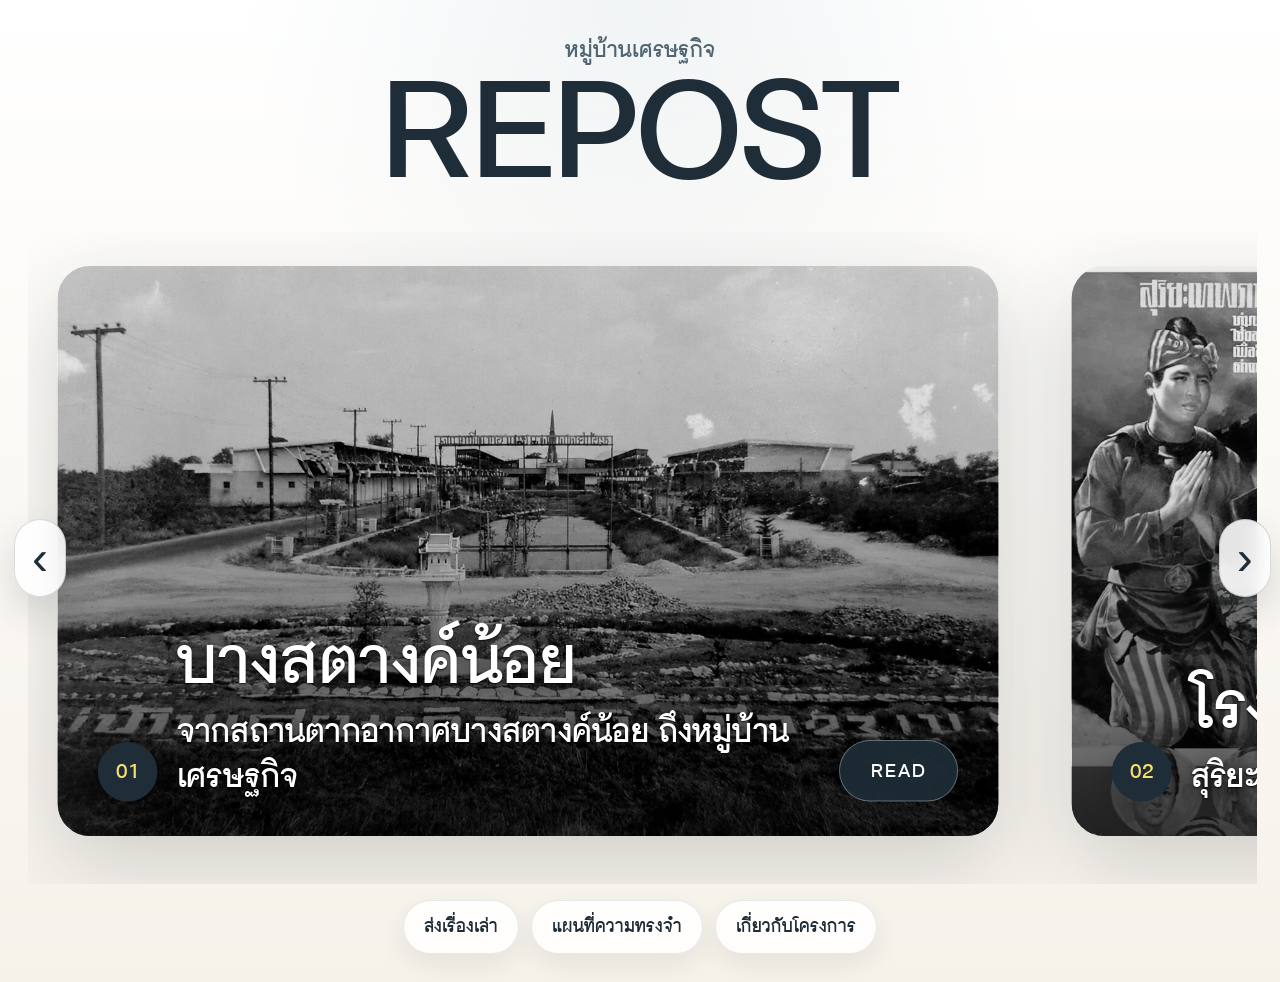
<file: index.html>
<!DOCTYPE html>
<html lang="th">
<head>
  <meta charset="UTF-8" />
  <meta name="viewport" content="width=device-width, initial-scale=1.0" />

  <title>หมู่บ้านเศรษฐกิจ REPOST</title>

  <link rel="stylesheet" href="style.css" />
</head>

<body>

  <main class="app-shell">

    <header class="brand-header">
      <div class="small-title">หมู่บ้านเศรษฐกิจ</div>
      <h1>REPOST</h1>
    </header>

    <section class="story-stage">

      <button class="nav-btn nav-left" onclick="scrollStories(-1)" aria-label="เลื่อนไปซ้าย">‹</button>

      <div class="story-track" id="storyTrack">

        <article class="story-slide">
          <a href="bang-satang-noi.html" class="story-image-link">
            <img src="pic2.svg" alt="บางสตางค์น้อย" />
          </a>

          <div class="image-shade"></div>

          <div class="slide-content">
            <div class="story-label">01</div>

            <div class="story-text">
              <h2>บางสตางค์น้อย</h2>
              <p>จากสถานตากอากาศบางสตางค์น้อย ถึงหมู่บ้านเศรษฐกิจ</p>
            </div>

            <a class="read-pill" href="bang-satang-noi.html">READ</a>
          </div>
        </article>

        <article class="story-slide">
          <a href="rong-thai-nang.html" class="story-image-link">
            <img src="pic3.svg" alt="โรงถ่ายหนัง" />
          </a>

          <div class="image-shade"></div>

          <div class="slide-content">
            <div class="story-label">02</div>

            <div class="story-text">
              <h2>โรงถ่ายหนัง</h2>
              <p>สุริยะเทพภาพยนตร์กับหมู่บ้านเศรษฐกิจ</p>
            </div>

            <a class="read-pill" href="rong-thai-nang.html">READ</a>
          </div>
        </article>

        <article class="story-slide">
          <a href="act-school.html" class="story-image-link">
            <img src="pic4.svg" alt="โรงเรียนอัสสัมชัญธนบุรี" />
          </a>

          <div class="image-shade"></div>

          <div class="slide-content">
            <div class="story-label">03</div>

            <div class="story-text">
              <h2>โรงเรียนอัสสัมชัญธนบุรี</h2>
              <p>การศึกษาในหมู่บ้านเศรษฐกิจ</p>
            </div>

            <a class="read-pill" href="act-school.html">READ</a>
          </div>
        </article>

      </div>

      <button class="nav-btn nav-right" onclick="scrollStories(1)" aria-label="เลื่อนไปขวา">›</button>

    </section>

    <footer class="bottom-menu">
      <a href="#">ส่งเรื่องเล่า</a>
      <a href="#">แผนที่ความทรงจำ</a>
      <a href="#">เกี่ยวกับโครงการ</a>
    </footer>

  </main>

  <script src="script.js"></script>
</body>
</html>
</file>
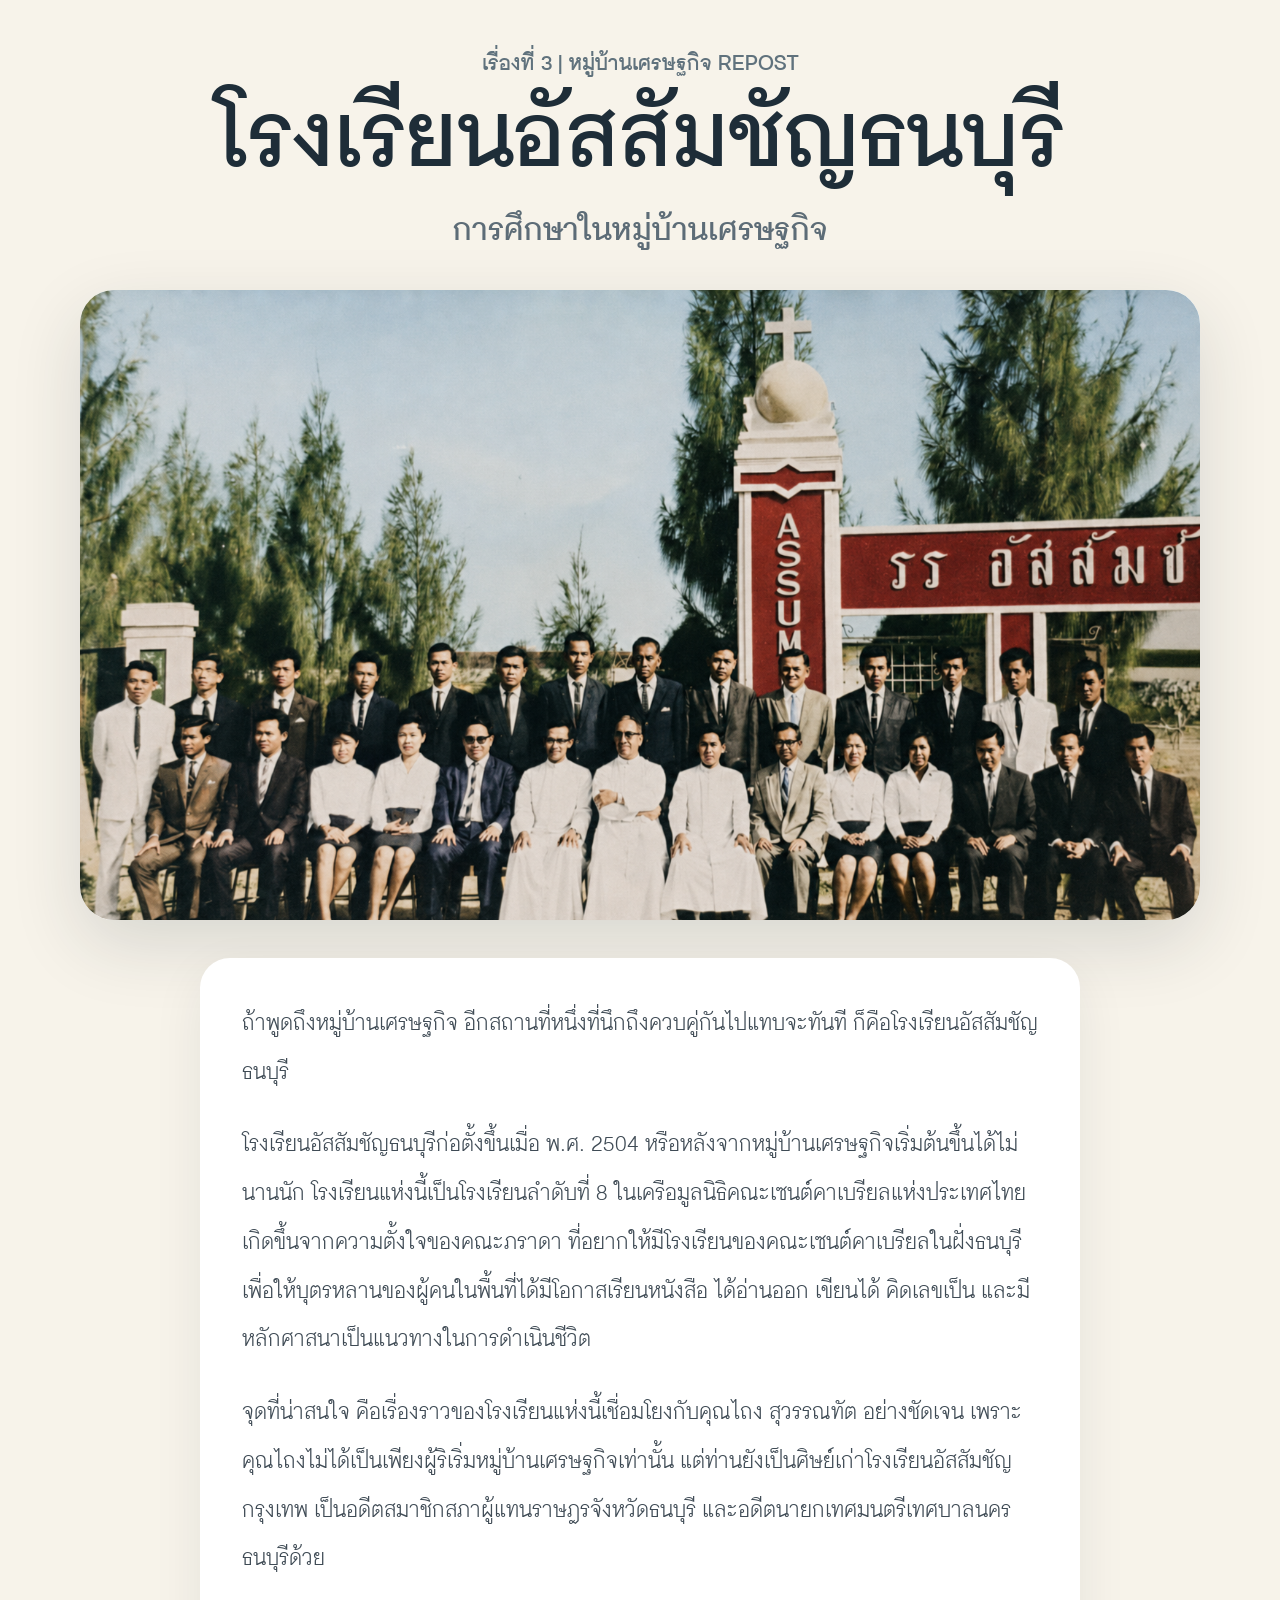
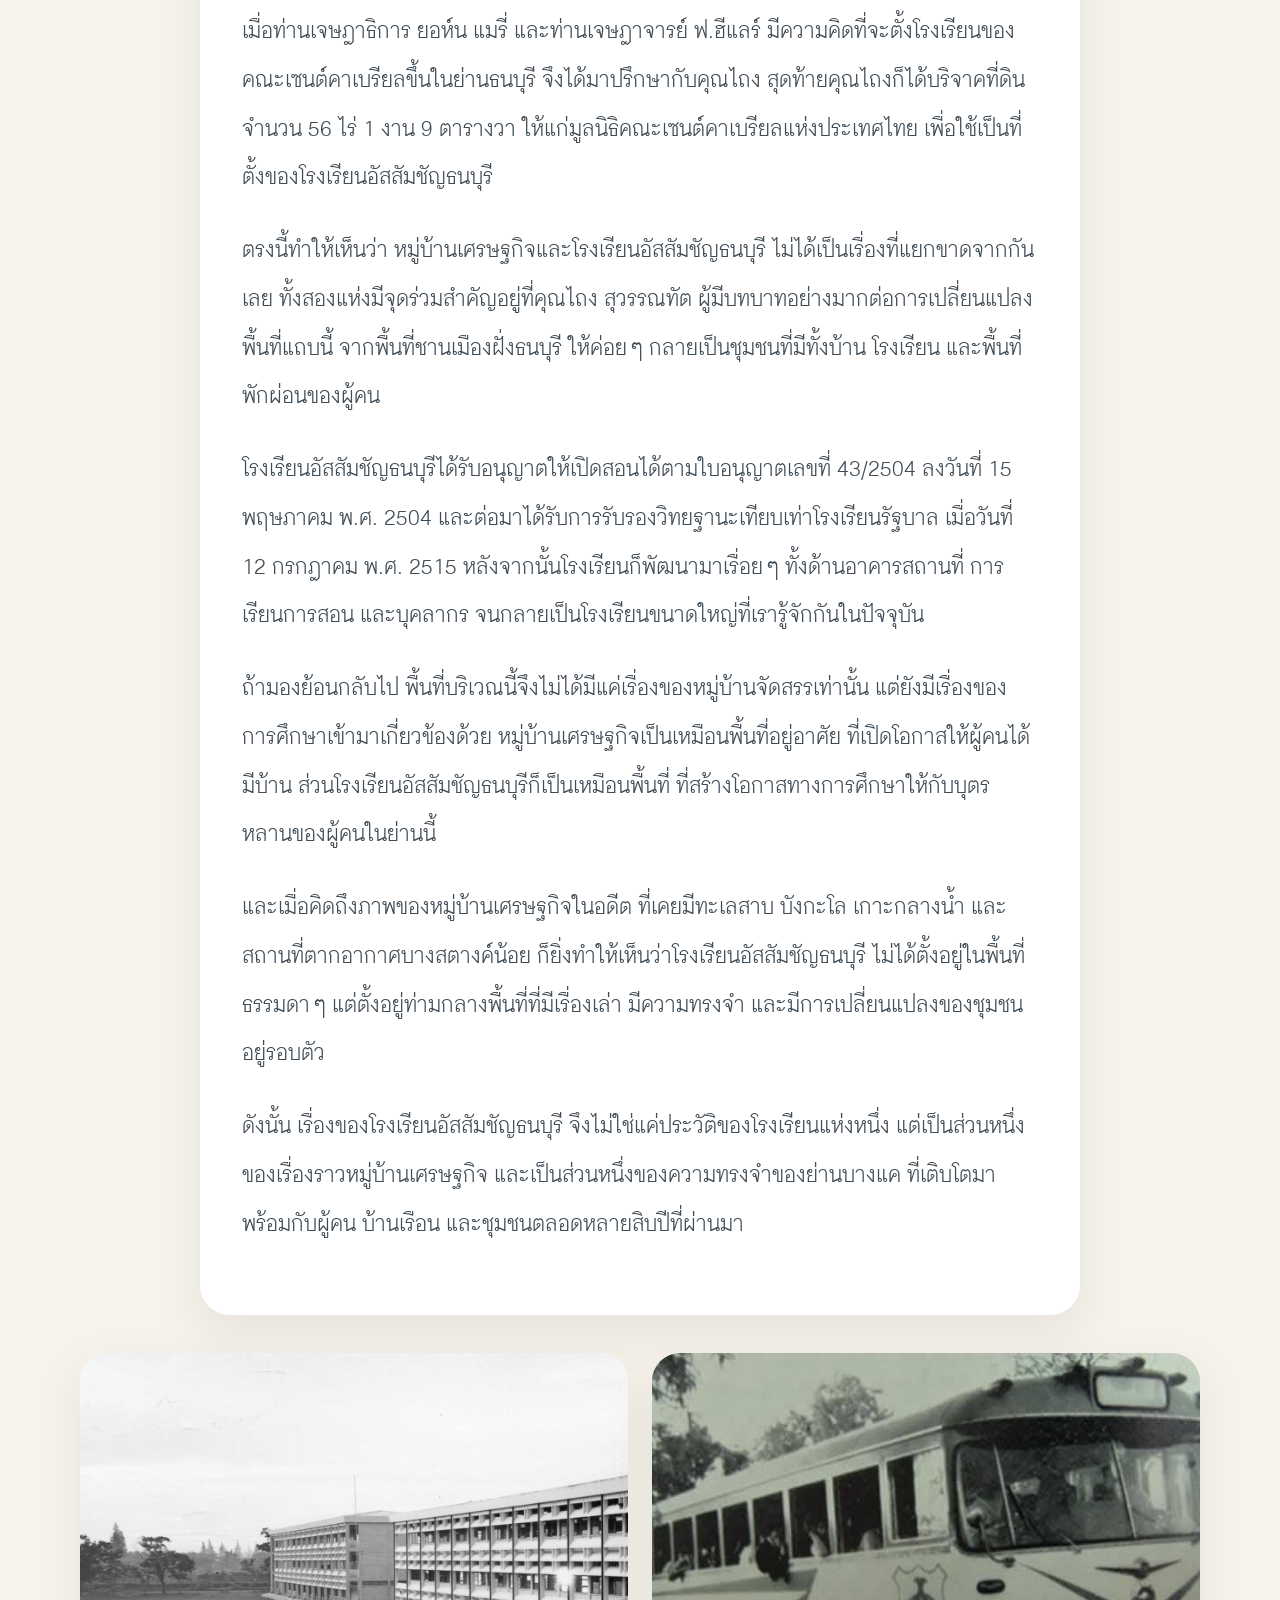
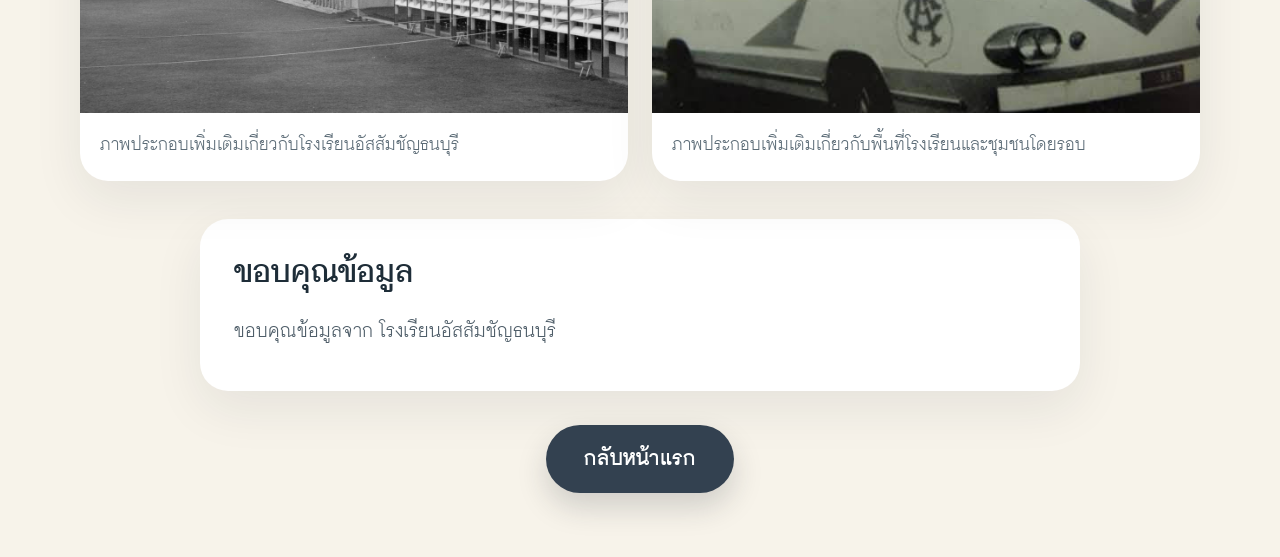
<file: act-school.html>
<!DOCTYPE html>
<html lang="th">
<head>
  <meta charset="UTF-8" />
  <meta name="viewport" content="width=device-width, initial-scale=1.0" />
  <title>โรงเรียนอัสสัมชัญธนบุรี | หมู่บ้านเศรษฐกิจ REPOST</title>

  <style>
    @font-face {
      font-family: "ChulaCharasNew";
      src: url("ChulaCharasNewReg.ttf") format("truetype");
      font-weight: 400;
    }

    @font-face {
      font-family: "ChulaCharasNew";
      src: url("ChulaCharasNewBold.ttf") format("truetype");
      font-weight: 700;
    }

    * {
      box-sizing: border-box;
    }

    html {
      scroll-behavior: smooth;
    }

    body {
      margin: 0;
      font-family: "ChulaCharasNew", serif;
      background: #f7f3ea;
      color: #1e2d38;
    }

    .page {
      width: min(1120px, calc(100% - 48px));
      margin: 0 auto;
      padding: 48px 0 64px;
    }

    .header {
      text-align: center;
      margin-bottom: 34px;
    }

    .kicker {
      font-size: 24px;
      font-weight: 700;
      color: #60727d;
      margin-bottom: 12px;
    }

    h1 {
      margin: 0;
      font-size: clamp(58px, 8vw, 112px);
      line-height: 0.95;
      font-weight: 700;
      color: #1e2d38;
    }

    .subtitle {
      max-width: 860px;
      margin: 18px auto 0;
      font-size: clamp(24px, 3vw, 36px);
      line-height: 1.35;
      font-weight: 700;
      color: #5d6c77;
    }

    .hero {
      width: 100%;
      margin: 0 auto 38px;
      border-radius: 34px;
      overflow: hidden;
      background: #fff;
      box-shadow: 0 24px 70px rgba(31, 41, 51, 0.14);
    }

    .hero img {
      width: 100%;
      display: block;
    }

    .article {
      width: min(880px, 100%);
      margin: 0 auto 38px;
      padding: 42px 42px;
      border-radius: 30px;
      background: #ffffff;
      box-shadow: 0 18px 50px rgba(31, 41, 51, 0.08);
    }

    .article p {
      margin: 0 0 24px;
      font-size: 25px;
      line-height: 1.95;
      color: #3f4b55;
    }

    .gallery {
      display: grid;
      grid-template-columns: 1fr 1fr;
      gap: 24px;
      margin-bottom: 38px;
    }

    .gallery figure {
      margin: 0;
      overflow: hidden;
      border-radius: 28px;
      background: #ffffff;
      box-shadow: 0 18px 50px rgba(31, 41, 51, 0.08);
    }

    .gallery img {
      width: 100%;
      height: 360px;
      object-fit: cover;
      display: block;
    }

    .gallery figcaption {
      padding: 16px 20px 20px;
      font-size: 20px;
      line-height: 1.6;
      color: #5b6b76;
    }

    .credit {
      width: min(880px, 100%);
      margin: 0 auto 34px;
      padding: 30px 34px;
      border-radius: 28px;
      background: #ffffff;
      box-shadow: 0 18px 50px rgba(31, 41, 51, 0.08);
    }

    .credit h2 {
      margin: 0 0 14px;
      font-size: 36px;
      color: #1e2d38;
    }

    .credit p {
      margin: 0 0 10px;
      font-size: 22px;
      line-height: 1.75;
      color: #4f5e69;
    }

    .back-area {
      text-align: center;
    }

    .back-button {
      display: inline-block;
      text-decoration: none;
      color: #ffffff;
      background: #334150;
      padding: 18px 38px;
      border-radius: 999px;
      font-size: 24px;
      font-weight: 700;
      box-shadow: 0 14px 30px rgba(31, 41, 51, 0.18);
      transition: background 0.25s ease, transform 0.25s ease;
    }

    .back-button:hover {
      background: #435565;
      transform: translateY(-2px);
    }

    @media (max-width: 900px) {
      .gallery {
        grid-template-columns: 1fr;
      }

      .gallery img {
        height: 320px;
      }
    }

    @media (max-width: 760px) {
      .page {
        width: min(100% - 28px, 1120px);
        padding: 32px 0 46px;
      }

      .kicker {
        font-size: 18px;
      }

      h1 {
        font-size: 54px;
      }

      .subtitle {
        font-size: 22px;
      }

      .hero {
        border-radius: 24px;
        margin-bottom: 26px;
      }

      .article {
        padding: 26px 22px;
        border-radius: 22px;
      }

      .article p {
        font-size: 20px;
        line-height: 1.9;
      }

      .gallery {
        gap: 20px;
      }

      .gallery figure {
        border-radius: 22px;
      }

      .gallery img {
        height: 260px;
      }

      .gallery figcaption {
        font-size: 18px;
      }

      .credit {
        padding: 24px 22px;
        border-radius: 22px;
      }

      .credit h2 {
        font-size: 30px;
      }

      .credit p {
        font-size: 19px;
      }

      .back-button {
        font-size: 19px;
        padding: 16px 30px;
      }
    }
  </style>
</head>

<body>

  <main class="page">

    <header class="header">
      <div class="kicker">เรื่องที่ 3 | หมู่บ้านเศรษฐกิจ REPOST</div>
      <h1>โรงเรียนอัสสัมชัญธนบุรี</h1>
      <p class="subtitle">การศึกษาในหมู่บ้านเศรษฐกิจ</p>
    </header>

    <section class="hero">
      <img src="pic4.svg" alt="โรงเรียนอัสสัมชัญธนบุรี">
    </section>

    <article class="article">
      <p>
        ถ้าพูดถึงหมู่บ้านเศรษฐกิจ อีกสถานที่หนึ่งที่นึกถึงควบคู่กันไปแทบจะทันที
        ก็คือโรงเรียนอัสสัมชัญธนบุรี
      </p>

      <p>
        โรงเรียนอัสสัมชัญธนบุรีก่อตั้งขึ้นเมื่อ พ.ศ. 2504
        หรือหลังจากหมู่บ้านเศรษฐกิจเริ่มต้นขึ้นได้ไม่นานนัก
        โรงเรียนแห่งนี้เป็นโรงเรียนลำดับที่ 8
        ในเครือมูลนิธิคณะเซนต์คาเบรียลแห่งประเทศไทย
        เกิดขึ้นจากความตั้งใจของคณะภราดา
        ที่อยากให้มีโรงเรียนของคณะเซนต์คาเบรียลในฝั่งธนบุรี
        เพื่อให้บุตรหลานของผู้คนในพื้นที่ได้มีโอกาสเรียนหนังสือ
        ได้อ่านออก เขียนได้ คิดเลขเป็น
        และมีหลักศาสนาเป็นแนวทางในการดำเนินชีวิต
      </p>

      <p>
        จุดที่น่าสนใจ คือเรื่องราวของโรงเรียนแห่งนี้เชื่อมโยงกับคุณไถง สุวรรณทัต
        อย่างชัดเจน เพราะคุณไถงไม่ได้เป็นเพียงผู้ริเริ่มหมู่บ้านเศรษฐกิจเท่านั้น
        แต่ท่านยังเป็นศิษย์เก่าโรงเรียนอัสสัมชัญกรุงเทพ
        เป็นอดีตสมาชิกสภาผู้แทนราษฎรจังหวัดธนบุรี
        และอดีตนายกเทศมนตรีเทศบาลนครธนบุรีด้วย
      </p>

      <p>
        เมื่อท่านเจษฎาธิการ ยอห์น แมรี่ และท่านเจษฎาจารย์ ฟ.ฮีแลร์
        มีความคิดที่จะตั้งโรงเรียนของคณะเซนต์คาเบรียลขึ้นในย่านธนบุรี
        จึงได้มาปรึกษากับคุณไถง
        สุดท้ายคุณไถงก็ได้บริจาคที่ดินจำนวน 56 ไร่ 1 งาน 9 ตารางวา
        ให้แก่มูลนิธิคณะเซนต์คาเบรียลแห่งประเทศไทย
        เพื่อใช้เป็นที่ตั้งของโรงเรียนอัสสัมชัญธนบุรี
      </p>

      <p>
        ตรงนี้ทำให้เห็นว่า หมู่บ้านเศรษฐกิจและโรงเรียนอัสสัมชัญธนบุรี
        ไม่ได้เป็นเรื่องที่แยกขาดจากกันเลย
        ทั้งสองแห่งมีจุดร่วมสำคัญอยู่ที่คุณไถง สุวรรณทัต
        ผู้มีบทบาทอย่างมากต่อการเปลี่ยนแปลงพื้นที่แถบนี้
        จากพื้นที่ชานเมืองฝั่งธนบุรี
        ให้ค่อย ๆ กลายเป็นชุมชนที่มีทั้งบ้าน โรงเรียน
        และพื้นที่พักผ่อนของผู้คน
      </p>

      <p>
        โรงเรียนอัสสัมชัญธนบุรีได้รับอนุญาตให้เปิดสอนได้ตามใบอนุญาตเลขที่ 43/2504
        ลงวันที่ 15 พฤษภาคม พ.ศ. 2504
        และต่อมาได้รับการรับรองวิทยฐานะเทียบเท่าโรงเรียนรัฐบาล
        เมื่อวันที่ 12 กรกฎาคม พ.ศ. 2515
        หลังจากนั้นโรงเรียนก็พัฒนามาเรื่อย ๆ
        ทั้งด้านอาคารสถานที่ การเรียนการสอน และบุคลากร
        จนกลายเป็นโรงเรียนขนาดใหญ่ที่เรารู้จักกันในปัจจุบัน
      </p>

      <p>
        ถ้ามองย้อนกลับไป พื้นที่บริเวณนี้จึงไม่ได้มีแค่เรื่องของหมู่บ้านจัดสรรเท่านั้น
        แต่ยังมีเรื่องของการศึกษาเข้ามาเกี่ยวข้องด้วย
        หมู่บ้านเศรษฐกิจเป็นเหมือนพื้นที่อยู่อาศัย
        ที่เปิดโอกาสให้ผู้คนได้มีบ้าน
        ส่วนโรงเรียนอัสสัมชัญธนบุรีก็เป็นเหมือนพื้นที่
        ที่สร้างโอกาสทางการศึกษาให้กับบุตรหลานของผู้คนในย่านนี้
      </p>

      <p>
        และเมื่อคิดถึงภาพของหมู่บ้านเศรษฐกิจในอดีต
        ที่เคยมีทะเลสาบ บังกะโล เกาะกลางน้ำ
        และสถานที่ตากอากาศบางสตางค์น้อย
        ก็ยิ่งทำให้เห็นว่าโรงเรียนอัสสัมชัญธนบุรี
        ไม่ได้ตั้งอยู่ในพื้นที่ธรรมดา ๆ
        แต่ตั้งอยู่ท่ามกลางพื้นที่ที่มีเรื่องเล่า มีความทรงจำ
        และมีการเปลี่ยนแปลงของชุมชนอยู่รอบตัว
      </p>

      <p>
        ดังนั้น เรื่องของโรงเรียนอัสสัมชัญธนบุรี
        จึงไม่ใช่แค่ประวัติของโรงเรียนแห่งหนึ่ง
        แต่เป็นส่วนหนึ่งของเรื่องราวหมู่บ้านเศรษฐกิจ
        และเป็นส่วนหนึ่งของความทรงจำของย่านบางแค
        ที่เติบโตมาพร้อมกับผู้คน บ้านเรือน
        และชุมชนตลอดหลายสิบปีที่ผ่านมา
      </p>
    </article>

    <section class="gallery">
      <figure>
        <img src="pic31.svg" alt="ภาพประกอบโรงเรียนอัสสัมชัญธนบุรี 1">
        <figcaption>ภาพประกอบเพิ่มเติมเกี่ยวกับโรงเรียนอัสสัมชัญธนบุรี</figcaption>
      </figure>

      <figure>
        <img src="pic32.svg" alt="ภาพประกอบโรงเรียนอัสสัมชัญธนบุรี 2">
        <figcaption>ภาพประกอบเพิ่มเติมเกี่ยวกับพื้นที่โรงเรียนและชุมชนโดยรอบ</figcaption>
      </figure>
    </section>

    <section class="credit">
      <h2>ขอบคุณข้อมูล</h2>
      <p>ขอบคุณข้อมูลจาก โรงเรียนอัสสัมชัญธนบุรี</p>
    </section>

    <div class="back-area">
      <a href="index.html" class="back-button">กลับหน้าแรก</a>
    </div>

  </main>

</body>
</html>
</file>
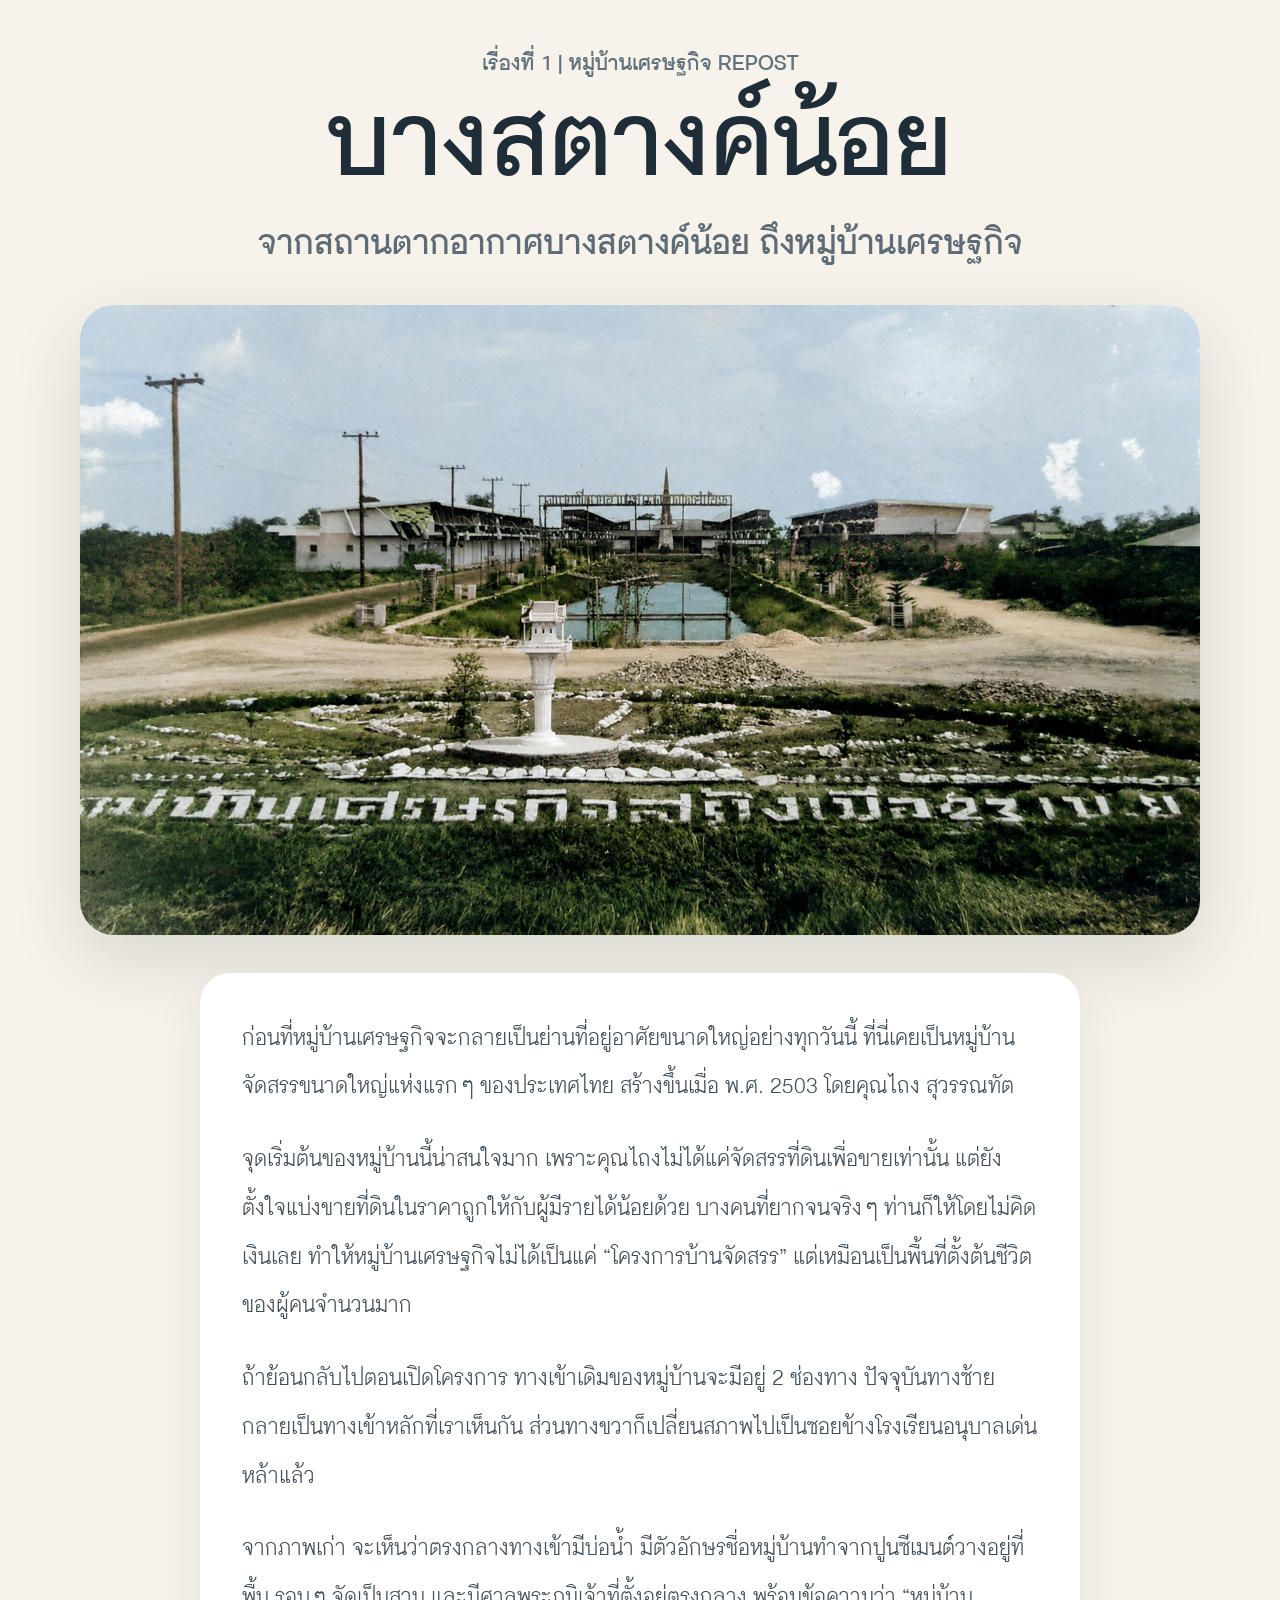
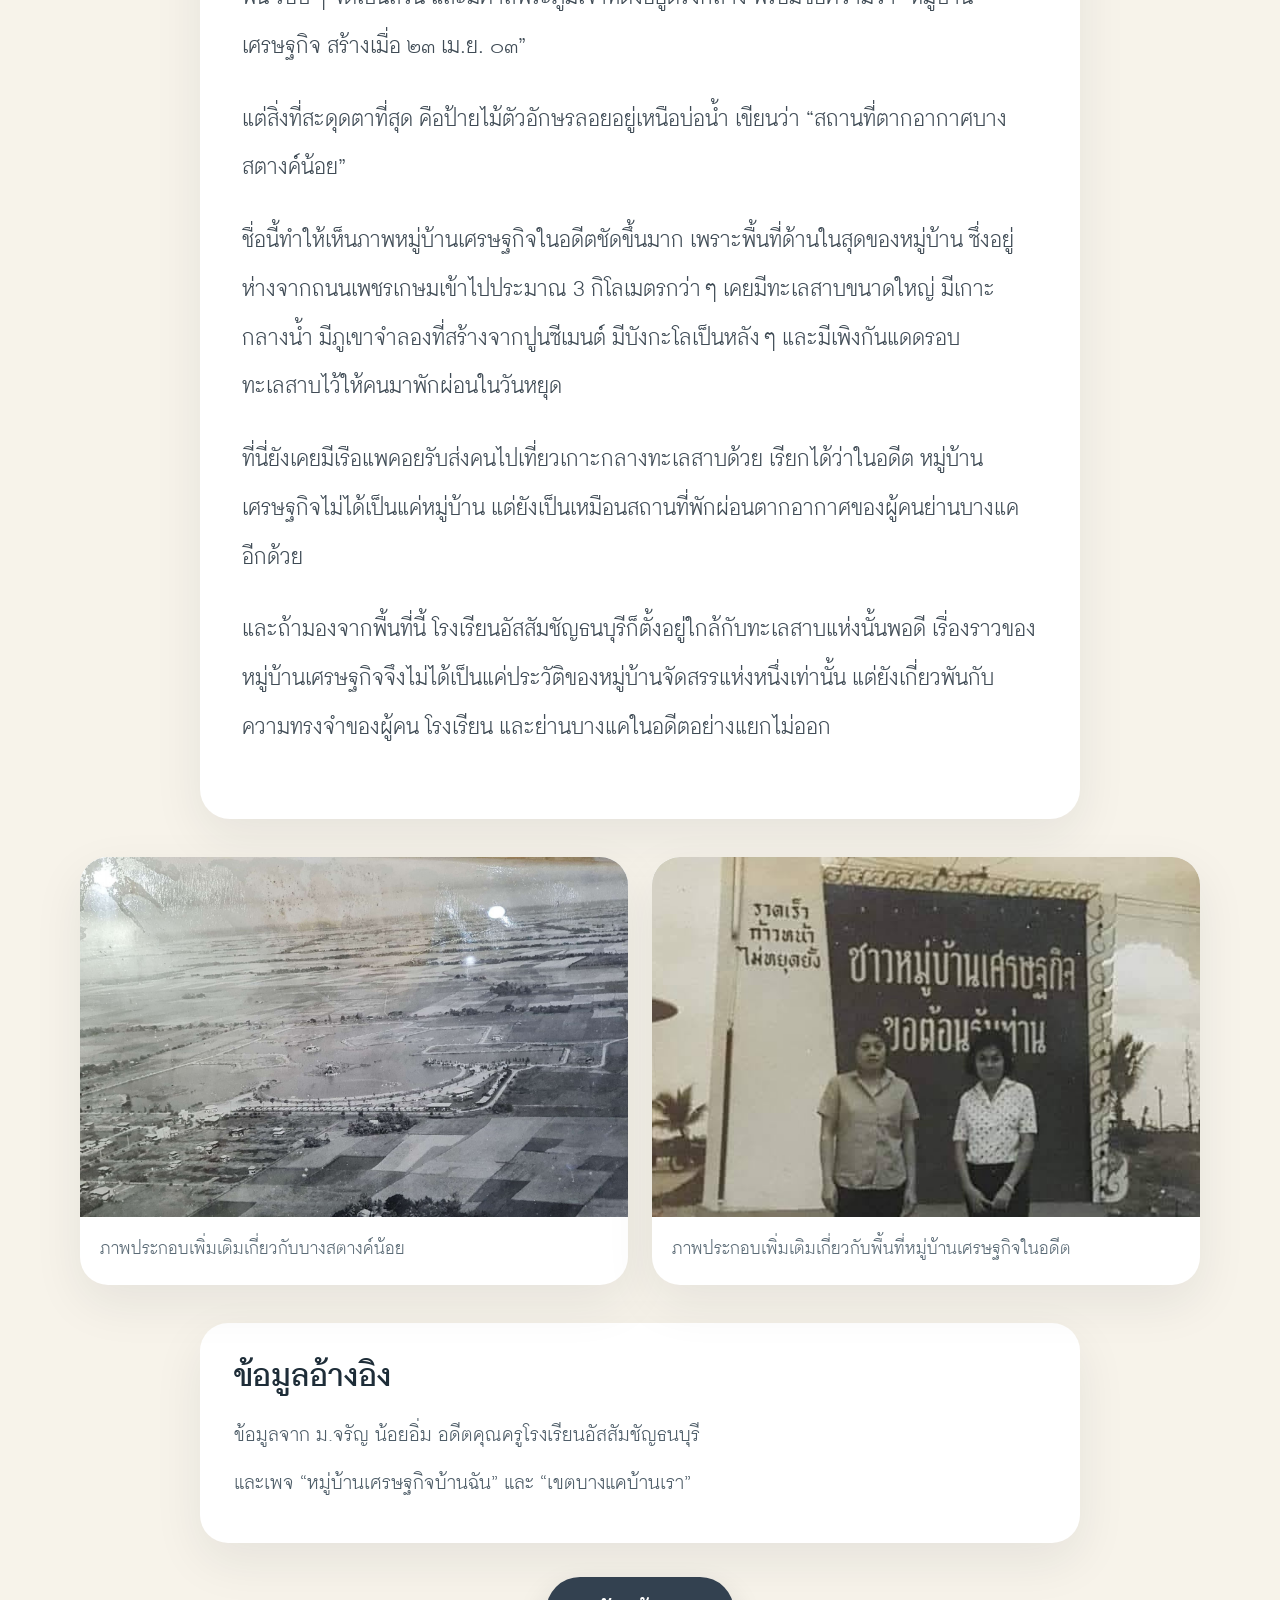
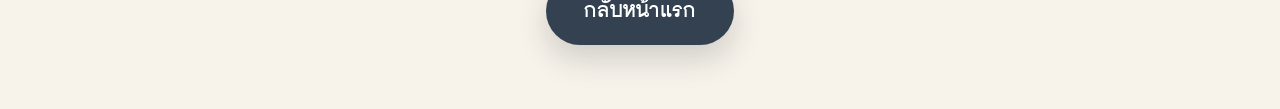
<file: bang-satang-noi.html>
<!DOCTYPE html>
<html lang="th">
<head>
  <meta charset="UTF-8" />
  <meta name="viewport" content="width=device-width, initial-scale=1.0" />

  <title>บางสตางค์น้อย | หมู่บ้านเศรษฐกิจ REPOST</title>

  <style>
    @font-face {
      font-family: "ChulaCharasNew";
      src: url("ChulaCharasNewReg.ttf") format("truetype");
      font-weight: 400;
    }

    @font-face {
      font-family: "ChulaCharasNew";
      src: url("ChulaCharasNewBold.ttf") format("truetype");
      font-weight: 700;
    }

    * {
      box-sizing: border-box;
    }

    html {
      scroll-behavior: smooth;
    }

    body {
      margin: 0;
      font-family: "ChulaCharasNew", serif;
      background: #f7f3ea;
      color: #1e2d38;
    }

    .page {
      width: min(1120px, calc(100% - 48px));
      margin: 0 auto;
      padding: 48px 0 64px;
    }

    .header {
      text-align: center;
      margin-bottom: 34px;
    }

    .kicker {
      font-size: 24px;
      font-weight: 700;
      color: #60727d;
      margin-bottom: 12px;
    }

    h1 {
      margin: 0;
      font-size: clamp(64px, 9vw, 120px);
      line-height: 0.95;
      font-weight: 700;
      color: #1e2d38;
    }

    .subtitle {
      max-width: 860px;
      margin: 18px auto 0;
      font-size: clamp(26px, 3vw, 38px);
      line-height: 1.35;
      font-weight: 700;
      color: #5d6c77;
    }

    .hero {
      width: 100%;
      margin: 0 auto 38px;
      border-radius: 34px;
      overflow: hidden;
      background: #fff;
      box-shadow: 0 24px 70px rgba(31, 41, 51, 0.14);
    }

    .hero img {
      width: 100%;
      display: block;
    }

    .article {
      width: min(880px, 100%);
      margin: 0 auto 38px;
      padding: 42px 42px;
      border-radius: 30px;
      background: #ffffff;
      box-shadow: 0 18px 50px rgba(31, 41, 51, 0.08);
    }

    .article p {
      margin: 0 0 24px;
      font-size: 25px;
      line-height: 1.95;
      color: #3f4b55;
    }

    .gallery {
      display: grid;
      grid-template-columns: 1fr 1fr;
      gap: 24px;
      margin-bottom: 38px;
    }

    .gallery figure {
      margin: 0;
      overflow: hidden;
      border-radius: 28px;
      background: #ffffff;
      box-shadow: 0 18px 50px rgba(31, 41, 51, 0.08);
    }

    .gallery img {
      width: 100%;
      height: 360px;
      object-fit: cover;
      display: block;
    }

    .gallery figcaption {
      padding: 16px 20px 20px;
      font-size: 20px;
      line-height: 1.6;
      color: #5b6b76;
    }

    .credit {
      width: min(880px, 100%);
      margin: 0 auto 34px;
      padding: 30px 34px;
      border-radius: 28px;
      background: #ffffff;
      box-shadow: 0 18px 50px rgba(31, 41, 51, 0.08);
    }

    .credit h2 {
      margin: 0 0 14px;
      font-size: 36px;
      color: #1e2d38;
    }

    .credit p {
      margin: 0 0 10px;
      font-size: 22px;
      line-height: 1.75;
      color: #4f5e69;
    }

    .back-area {
      text-align: center;
    }

    .back-button {
      display: inline-block;
      text-decoration: none;
      color: #ffffff;
      background: #334150;
      padding: 18px 38px;
      border-radius: 999px;
      font-size: 24px;
      font-weight: 700;
      box-shadow: 0 14px 30px rgba(31, 41, 51, 0.18);
    }

    .back-button:hover {
      background: #435565;
    }

    @media (max-width: 900px) {
      .gallery {
        grid-template-columns: 1fr;
      }

      .gallery img {
        height: 320px;
      }
    }

    @media (max-width: 760px) {
      .page {
        width: min(100% - 28px, 1120px);
        padding: 32px 0 46px;
      }

      .kicker {
        font-size: 18px;
      }

      h1 {
        font-size: 56px;
      }

      .subtitle {
        font-size: 22px;
      }

      .hero {
        border-radius: 24px;
        margin-bottom: 26px;
      }

      .article {
        padding: 26px 22px;
        border-radius: 22px;
      }

      .article p {
        font-size: 20px;
        line-height: 1.9;
      }

      .gallery {
        gap: 20px;
      }

      .gallery figure {
        border-radius: 22px;
      }

      .gallery img {
        height: 260px;
      }

      .gallery figcaption {
        font-size: 18px;
      }

      .credit {
        padding: 24px 22px;
        border-radius: 22px;
      }

      .credit h2 {
        font-size: 30px;
      }

      .credit p {
        font-size: 19px;
      }

      .back-button {
        font-size: 19px;
        padding: 16px 30px;
      }
    }
  </style>
</head>

<body>

  <main class="page">

    <header class="header">
      <div class="kicker">เรื่องที่ 1 | หมู่บ้านเศรษฐกิจ REPOST</div>
      <h1>บางสตางค์น้อย</h1>
      <p class="subtitle">จากสถานตากอากาศบางสตางค์น้อย ถึงหมู่บ้านเศรษฐกิจ</p>
    </header>

    <section class="hero">
      <img src="pic2.svg" alt="บางสตางค์น้อย">
    </section>

    <article class="article">
      <p>
        ก่อนที่หมู่บ้านเศรษฐกิจจะกลายเป็นย่านที่อยู่อาศัยขนาดใหญ่อย่างทุกวันนี้
        ที่นี่เคยเป็นหมู่บ้านจัดสรรขนาดใหญ่แห่งแรก ๆ ของประเทศไทย
        สร้างขึ้นเมื่อ พ.ศ. 2503 โดยคุณไถง สุวรรณทัต
      </p>

      <p>
        จุดเริ่มต้นของหมู่บ้านนี้น่าสนใจมาก เพราะคุณไถงไม่ได้แค่จัดสรรที่ดินเพื่อขายเท่านั้น
        แต่ยังตั้งใจแบ่งขายที่ดินในราคาถูกให้กับผู้มีรายได้น้อยด้วย
        บางคนที่ยากจนจริง ๆ ท่านก็ให้โดยไม่คิดเงินเลย
        ทำให้หมู่บ้านเศรษฐกิจไม่ได้เป็นแค่ “โครงการบ้านจัดสรร”
        แต่เหมือนเป็นพื้นที่ตั้งต้นชีวิตของผู้คนจำนวนมาก
      </p>

      <p>
        ถ้าย้อนกลับไปตอนเปิดโครงการ ทางเข้าเดิมของหมู่บ้านจะมีอยู่ 2 ช่องทาง
        ปัจจุบันทางซ้ายกลายเป็นทางเข้าหลักที่เราเห็นกัน
        ส่วนทางขวาก็เปลี่ยนสภาพไปเป็นซอยข้างโรงเรียนอนุบาลเด่นหล้าแล้ว
      </p>

      <p>
        จากภาพเก่า จะเห็นว่าตรงกลางทางเข้ามีบ่อน้ำ
        มีตัวอักษรชื่อหมู่บ้านทำจากปูนซีเมนต์วางอยู่ที่พื้น
        รอบ ๆ จัดเป็นสวน และมีศาลพระภูมิเจ้าที่ตั้งอยู่ตรงกลาง
        พร้อมข้อความว่า “หมู่บ้านเศรษฐกิจ สร้างเมื่อ ๒๓ เม.ย. ๐๓”
      </p>

      <p>
        แต่สิ่งที่สะดุดตาที่สุด คือป้ายไม้ตัวอักษรลอยอยู่เหนือบ่อน้ำ
        เขียนว่า “สถานที่ตากอากาศบางสตางค์น้อย”
      </p>

      <p>
        ชื่อนี้ทำให้เห็นภาพหมู่บ้านเศรษฐกิจในอดีตชัดขึ้นมาก
        เพราะพื้นที่ด้านในสุดของหมู่บ้าน ซึ่งอยู่ห่างจากถนนเพชรเกษมเข้าไปประมาณ 3 กิโลเมตรกว่า ๆ
        เคยมีทะเลสาบขนาดใหญ่ มีเกาะกลางน้ำ มีภูเขาจำลองที่สร้างจากปูนซีเมนต์
        มีบังกะโลเป็นหลัง ๆ และมีเพิงกันแดดรอบทะเลสาบไว้ให้คนมาพักผ่อนในวันหยุด
      </p>

      <p>
        ที่นี่ยังเคยมีเรือแพคอยรับส่งคนไปเที่ยวเกาะกลางทะเลสาบด้วย
        เรียกได้ว่าในอดีต หมู่บ้านเศรษฐกิจไม่ได้เป็นแค่หมู่บ้าน
        แต่ยังเป็นเหมือนสถานที่พักผ่อนตากอากาศของผู้คนย่านบางแคอีกด้วย
      </p>

      <p>
        และถ้ามองจากพื้นที่นี้ โรงเรียนอัสสัมชัญธนบุรีก็ตั้งอยู่ใกล้กับทะเลสาบแห่งนั้นพอดี
        เรื่องราวของหมู่บ้านเศรษฐกิจจึงไม่ได้เป็นแค่ประวัติของหมู่บ้านจัดสรรแห่งหนึ่งเท่านั้น
        แต่ยังเกี่ยวพันกับความทรงจำของผู้คน โรงเรียน และย่านบางแคในอดีตอย่างแยกไม่ออก
      </p>
    </article>

    <section class="gallery">
      <figure>
        <img src="pic21.svg" alt="ภาพประกอบบางสตางค์น้อย">
        <figcaption>ภาพประกอบเพิ่มเติมเกี่ยวกับบางสตางค์น้อย</figcaption>
      </figure>

      <figure>
        <img src="pic22.svg" alt="ภาพประกอบหมู่บ้านเศรษฐกิจในอดีต">
        <figcaption>ภาพประกอบเพิ่มเติมเกี่ยวกับพื้นที่หมู่บ้านเศรษฐกิจในอดีต</figcaption>
      </figure>
    </section>

    <section class="credit">
      <h2>ข้อมูลอ้างอิง</h2>
      <p>ข้อมูลจาก ม.จรัญ น้อยอิ่ม อดีตคุณครูโรงเรียนอัสสัมชัญธนบุรี</p>
      <p>และเพจ “หมู่บ้านเศรษฐกิจบ้านฉัน” และ “เขตบางแคบ้านเรา”</p>
    </section>

    <div class="back-area">
      <a href="index.html" class="back-button">กลับหน้าแรก</a>
    </div>

  </main>

</body>
</html>
</file>
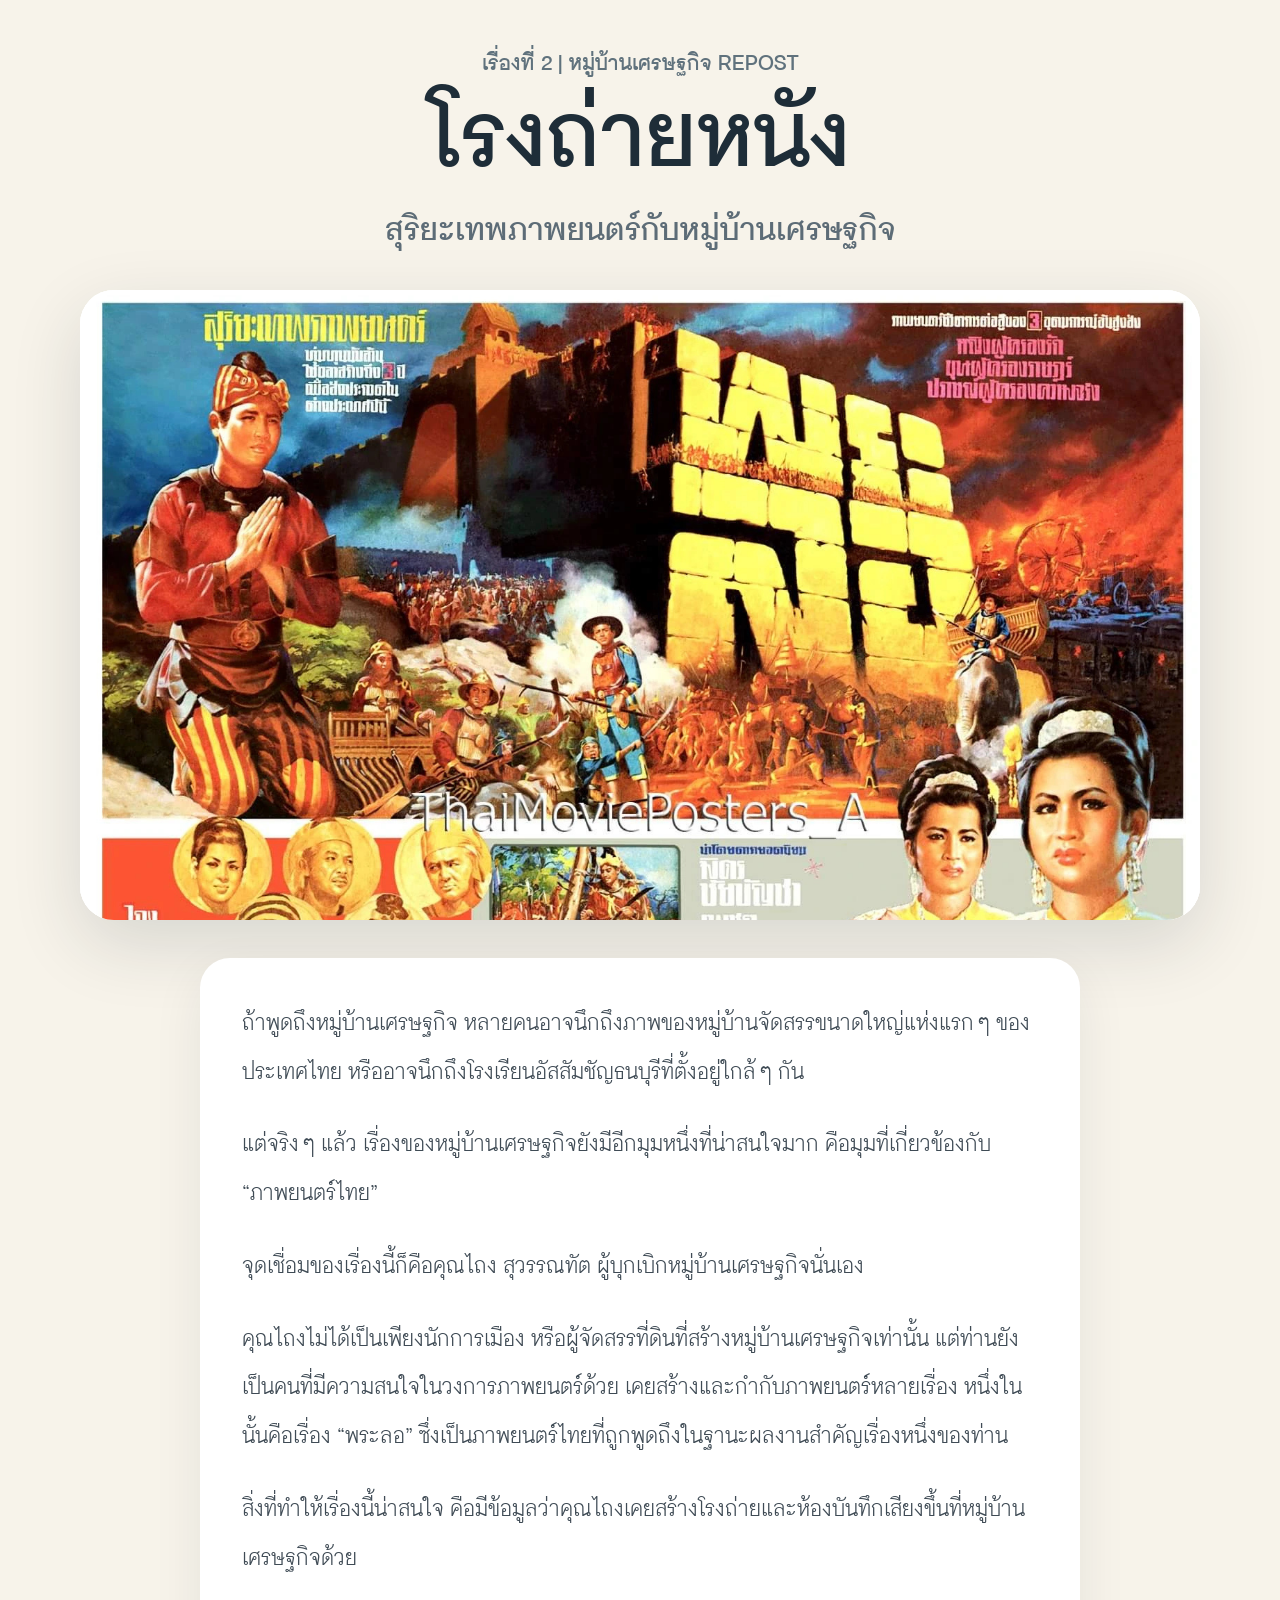
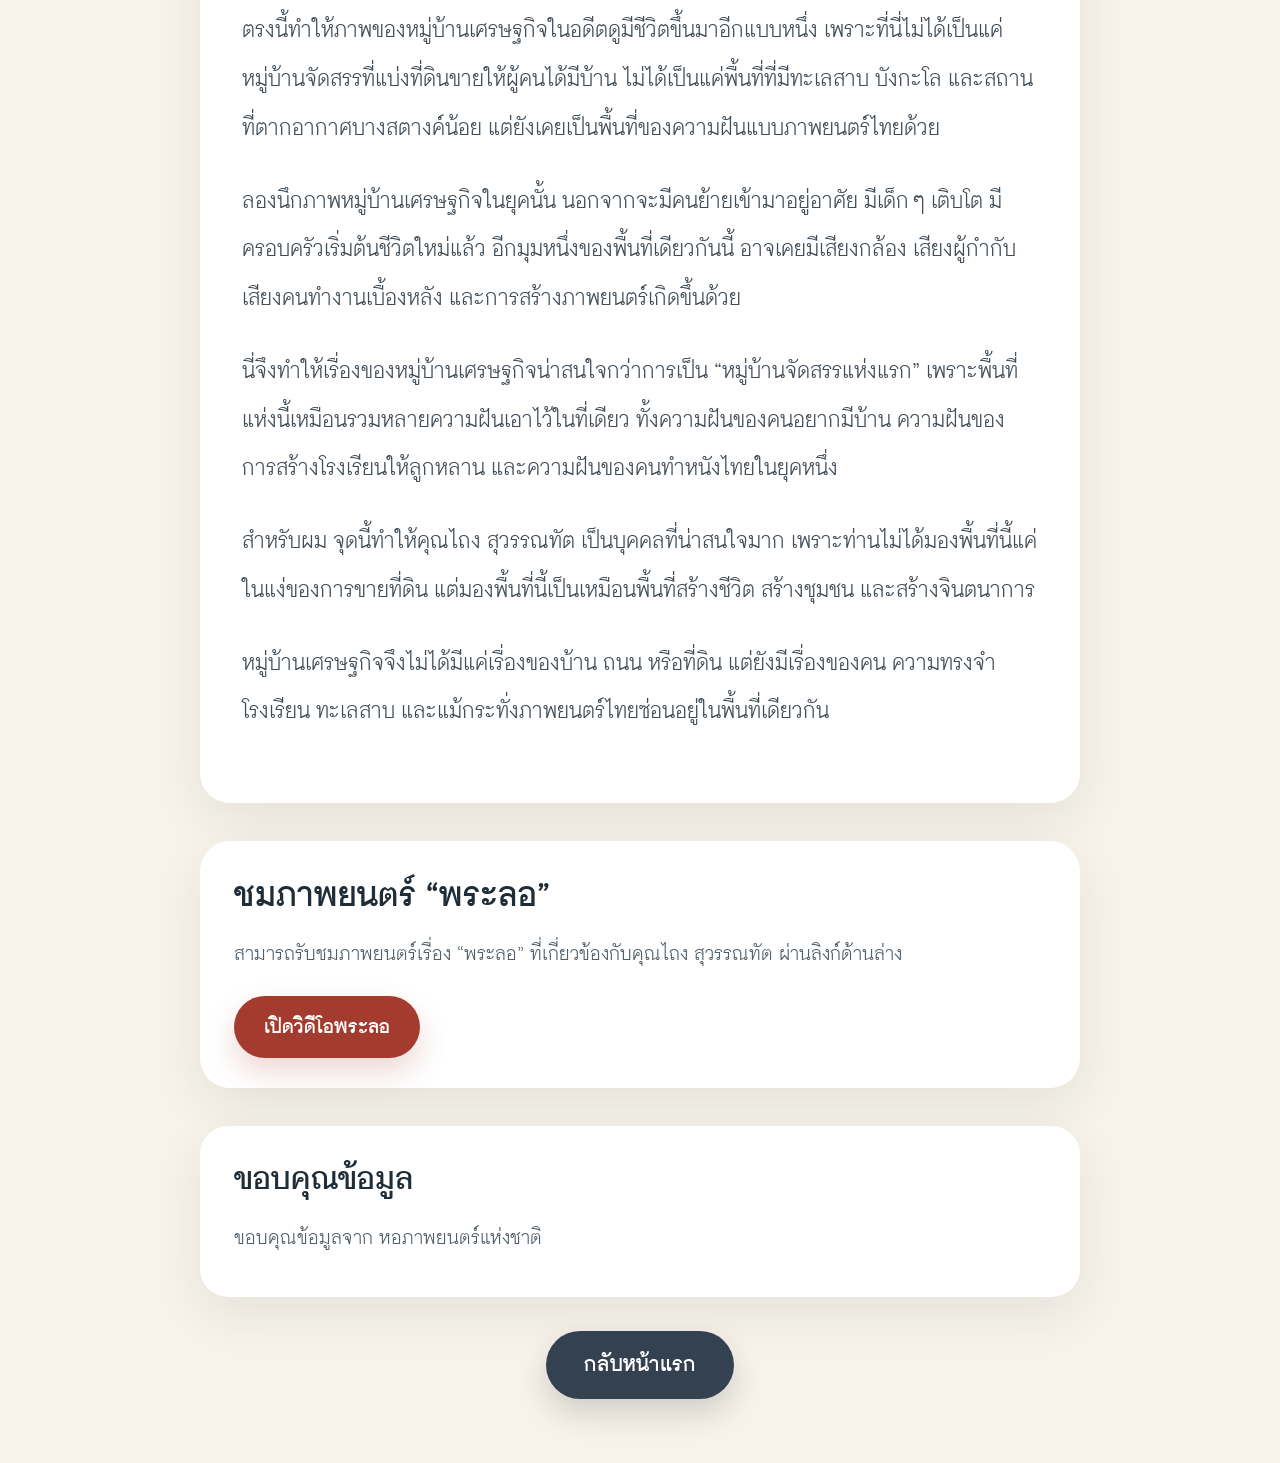
<file: rong-thai-nang.html>
<!DOCTYPE html>
<html lang="th">
<head>
  <meta charset="UTF-8" />
  <meta name="viewport" content="width=device-width, initial-scale=1.0" />

  <title>โรงถ่ายหนัง | หมู่บ้านเศรษฐกิจ REPOST</title>

  <style>
    @font-face {
      font-family: "ChulaCharasNew";
      src: url("ChulaCharasNewReg.ttf") format("truetype");
      font-weight: 400;
    }

    @font-face {
      font-family: "ChulaCharasNew";
      src: url("ChulaCharasNewBold.ttf") format("truetype");
      font-weight: 700;
    }

    * {
      box-sizing: border-box;
    }

    html {
      scroll-behavior: smooth;
    }

    body {
      margin: 0;
      font-family: "ChulaCharasNew", serif;
      background: #f7f3ea;
      color: #1e2d38;
    }

    .page {
      width: min(1120px, calc(100% - 48px));
      margin: 0 auto;
      padding: 48px 0 64px;
    }

    .header {
      text-align: center;
      margin-bottom: 34px;
    }

    .kicker {
      font-size: 24px;
      font-weight: 700;
      color: #60727d;
      margin-bottom: 12px;
    }

    h1 {
      margin: 0;
      font-size: clamp(58px, 8vw, 112px);
      line-height: 0.95;
      font-weight: 700;
      color: #1e2d38;
    }

    .subtitle {
      max-width: 860px;
      margin: 18px auto 0;
      font-size: clamp(24px, 3vw, 36px);
      line-height: 1.35;
      font-weight: 700;
      color: #5d6c77;
    }

    .hero {
      width: 100%;
      margin: 0 auto 38px;
      border-radius: 34px;
      overflow: hidden;
      background: #fff;
      box-shadow: 0 24px 70px rgba(31, 41, 51, 0.14);
    }

    .hero img {
      width: 100%;
      display: block;
    }

    .article {
      width: min(880px, 100%);
      margin: 0 auto 38px;
      padding: 42px 42px;
      border-radius: 30px;
      background: #ffffff;
      box-shadow: 0 18px 50px rgba(31, 41, 51, 0.08);
    }

    .article p {
      margin: 0 0 24px;
      font-size: 25px;
      line-height: 1.95;
      color: #3f4b55;
    }

    .video-card {
      width: min(880px, 100%);
      margin: 0 auto 38px;
      padding: 30px 34px;
      border-radius: 30px;
      background: #ffffff;
      box-shadow: 0 18px 50px rgba(31, 41, 51, 0.08);
    }

    .video-card h2 {
      margin: 0 0 12px;
      font-size: 38px;
      color: #1e2d38;
    }

    .video-card p {
      margin: 0 0 22px;
      font-size: 22px;
      line-height: 1.75;
      color: #4f5e69;
    }

    .video-button {
      display: inline-block;
      text-decoration: none;
      color: #ffffff;
      background: #a33c2f;
      padding: 16px 30px;
      border-radius: 999px;
      font-size: 22px;
      font-weight: 700;
      box-shadow: 0 14px 30px rgba(163, 60, 47, 0.20);
      transition: background 0.25s ease, transform 0.25s ease;
    }

    .video-button:hover {
      background: #842f25;
      transform: translateY(-2px);
    }

    .credit {
      width: min(880px, 100%);
      margin: 0 auto 34px;
      padding: 30px 34px;
      border-radius: 28px;
      background: #ffffff;
      box-shadow: 0 18px 50px rgba(31, 41, 51, 0.08);
    }

    .credit h2 {
      margin: 0 0 14px;
      font-size: 36px;
      color: #1e2d38;
    }

    .credit p {
      margin: 0 0 10px;
      font-size: 22px;
      line-height: 1.75;
      color: #4f5e69;
    }

    .back-area {
      text-align: center;
    }

    .back-button {
      display: inline-block;
      text-decoration: none;
      color: #ffffff;
      background: #334150;
      padding: 18px 38px;
      border-radius: 999px;
      font-size: 24px;
      font-weight: 700;
      box-shadow: 0 14px 30px rgba(31, 41, 51, 0.18);
      transition: background 0.25s ease, transform 0.25s ease;
    }

    .back-button:hover {
      background: #435565;
      transform: translateY(-2px);
    }

    @media (max-width: 760px) {
      .page {
        width: min(100% - 28px, 1120px);
        padding: 32px 0 46px;
      }

      .kicker {
        font-size: 18px;
      }

      h1 {
        font-size: 54px;
      }

      .subtitle {
        font-size: 22px;
      }

      .hero {
        border-radius: 24px;
        margin-bottom: 26px;
      }

      .article {
        padding: 26px 22px;
        border-radius: 22px;
      }

      .article p {
        font-size: 20px;
        line-height: 1.9;
      }

      .video-card {
        padding: 24px 22px;
        border-radius: 22px;
      }

      .video-card h2 {
        font-size: 30px;
      }

      .video-card p {
        font-size: 19px;
      }

      .video-button {
        font-size: 19px;
        padding: 14px 24px;
      }

      .credit {
        padding: 24px 22px;
        border-radius: 22px;
      }

      .credit h2 {
        font-size: 30px;
      }

      .credit p {
        font-size: 19px;
      }

      .back-button {
        font-size: 19px;
        padding: 16px 30px;
      }
    }
  </style>
</head>

<body>

  <main class="page">

    <header class="header">
      <div class="kicker">เรื่องที่ 2 | หมู่บ้านเศรษฐกิจ REPOST</div>
      <h1>โรงถ่ายหนัง</h1>
      <p class="subtitle">สุริยะเทพภาพยนตร์กับหมู่บ้านเศรษฐกิจ</p>
    </header>

    <section class="hero">
      <img src="pic3.svg" alt="โรงถ่ายหนัง">
    </section>

    <article class="article">
      <p>
        ถ้าพูดถึงหมู่บ้านเศรษฐกิจ หลายคนอาจนึกถึงภาพของหมู่บ้านจัดสรรขนาดใหญ่แห่งแรก ๆ
        ของประเทศไทย หรืออาจนึกถึงโรงเรียนอัสสัมชัญธนบุรีที่ตั้งอยู่ใกล้ ๆ กัน
      </p>

      <p>
        แต่จริง ๆ แล้ว เรื่องของหมู่บ้านเศรษฐกิจยังมีอีกมุมหนึ่งที่น่าสนใจมาก
        คือมุมที่เกี่ยวข้องกับ “ภาพยนตร์ไทย”
      </p>

      <p>
        จุดเชื่อมของเรื่องนี้ก็คือคุณไถง สุวรรณทัต ผู้บุกเบิกหมู่บ้านเศรษฐกิจนั่นเอง
      </p>

      <p>
        คุณไถงไม่ได้เป็นเพียงนักการเมือง หรือผู้จัดสรรที่ดินที่สร้างหมู่บ้านเศรษฐกิจเท่านั้น
        แต่ท่านยังเป็นคนที่มีความสนใจในวงการภาพยนตร์ด้วย เคยสร้างและกำกับภาพยนตร์หลายเรื่อง
        หนึ่งในนั้นคือเรื่อง “พระลอ” ซึ่งเป็นภาพยนตร์ไทยที่ถูกพูดถึงในฐานะผลงานสำคัญเรื่องหนึ่งของท่าน
      </p>

      <p>
        สิ่งที่ทำให้เรื่องนี้น่าสนใจ คือมีข้อมูลว่าคุณไถงเคยสร้างโรงถ่ายและห้องบันทึกเสียงขึ้นที่หมู่บ้านเศรษฐกิจด้วย
      </p>

      <p>
        ตรงนี้ทำให้ภาพของหมู่บ้านเศรษฐกิจในอดีตดูมีชีวิตขึ้นมาอีกแบบหนึ่ง
        เพราะที่นี่ไม่ได้เป็นแค่หมู่บ้านจัดสรรที่แบ่งที่ดินขายให้ผู้คนได้มีบ้าน
        ไม่ได้เป็นแค่พื้นที่ที่มีทะเลสาบ บังกะโล และสถานที่ตากอากาศบางสตางค์น้อย
        แต่ยังเคยเป็นพื้นที่ของความฝันแบบภาพยนตร์ไทยด้วย
      </p>

      <p>
        ลองนึกภาพหมู่บ้านเศรษฐกิจในยุคนั้น นอกจากจะมีคนย้ายเข้ามาอยู่อาศัย
        มีเด็ก ๆ เติบโต มีครอบครัวเริ่มต้นชีวิตใหม่แล้ว อีกมุมหนึ่งของพื้นที่เดียวกันนี้
        อาจเคยมีเสียงกล้อง เสียงผู้กำกับ เสียงคนทำงานเบื้องหลัง และการสร้างภาพยนตร์เกิดขึ้นด้วย
      </p>

      <p>
        นี่จึงทำให้เรื่องของหมู่บ้านเศรษฐกิจน่าสนใจกว่าการเป็น “หมู่บ้านจัดสรรแห่งแรก”
        เพราะพื้นที่แห่งนี้เหมือนรวมหลายความฝันเอาไว้ในที่เดียว
        ทั้งความฝันของคนอยากมีบ้าน ความฝันของการสร้างโรงเรียนให้ลูกหลาน
        และความฝันของคนทำหนังไทยในยุคหนึ่ง
      </p>

      <p>
        สำหรับผม จุดนี้ทำให้คุณไถง สุวรรณทัต เป็นบุคคลที่น่าสนใจมาก
        เพราะท่านไม่ได้มองพื้นที่นี้แค่ในแง่ของการขายที่ดิน
        แต่มองพื้นที่นี้เป็นเหมือนพื้นที่สร้างชีวิต สร้างชุมชน และสร้างจินตนาการ
      </p>

      <p>
        หมู่บ้านเศรษฐกิจจึงไม่ได้มีแค่เรื่องของบ้าน ถนน หรือที่ดิน
        แต่ยังมีเรื่องของคน ความทรงจำ โรงเรียน ทะเลสาบ
        และแม้กระทั่งภาพยนตร์ไทยซ่อนอยู่ในพื้นที่เดียวกัน
      </p>
    </article>

    <section class="video-card">
      <h2>ชมภาพยนตร์ “พระลอ”</h2>
      <p>
        สามารถรับชมภาพยนตร์เรื่อง “พระลอ” ที่เกี่ยวข้องกับคุณไถง สุวรรณทัต
        ผ่านลิงก์ด้านล่าง
      </p>

      <a class="video-button" href="https://www.youtube.com/watch?v=fSrv_NUf1NQ" target="_blank" rel="noopener">
        เปิดวิดีโอพระลอ
      </a>
    </section>

    <section class="credit">
      <h2>ขอบคุณข้อมูล</h2>
      <p>ขอบคุณข้อมูลจาก หอภาพยนตร์แห่งชาติ</p>
    </section>

    <div class="back-area">
      <a href="index.html" class="back-button">กลับหน้าแรก</a>
    </div>

  </main>

</body>
</html>
</file>
<file: style.css>
@font-face {
  font-family: "ChulaCharasNew";
  src: url("ChulaCharasNewReg.ttf") format("truetype");
  font-weight: 400;
  font-style: normal;
}

@font-face {
  font-family: "ChulaCharasNew";
  src: url("ChulaCharasNewBold.ttf") format("truetype");
  font-weight: 700;
  font-style: normal;
}

@font-face {
  font-family: "ChulaCharasNew";
  src: url("ChulaCharasNewIta.ttf") format("truetype");
  font-weight: 400;
  font-style: italic;
}

@font-face {
  font-family: "ChulaCharasNew";
  src: url("ChulaCharasNewBoldIta.ttf") format("truetype");
  font-weight: 700;
  font-style: italic;
}

* {
  box-sizing: border-box;
}

html {
  scroll-behavior: smooth;
}

body {
  margin: 0;
  min-height: 100vh;
  font-family: "ChulaCharasNew", serif;
  background:
    radial-gradient(circle at top, rgba(167, 188, 198, 0.16), transparent 34%),
    linear-gradient(180deg, #ffffff 0%, #f6f2ea 100%);
  color: #1e2d38;
  overflow-x: hidden;
}

/* =========================
   HOME PAGE
========================= */

.app-shell {
  min-height: 100vh;
  padding: 34px 28px 28px;
  display: flex;
  flex-direction: column;
}

.brand-header {
  text-align: center;
  margin-bottom: 26px;
}

.small-title {
  font-size: 25px;
  font-weight: 700;
  color: #516671;
}

.brand-header h1 {
  margin: 0;
  font-size: clamp(88px, 13vw, 160px);
  line-height: 0.86;
  font-weight: 700;
  letter-spacing: -2px;
  color: #1e2d38;
}

.story-stage {
  position: relative;
  flex: 1;
  width: min(1260px, 96vw);
  margin: 0 auto;
  display: flex;
  align-items: center;
}

.story-track {
  width: 100%;
  display: flex;
  gap: 34px;
  overflow-x: auto;
  scroll-snap-type: x mandatory;
  padding: 22px 10px 36px;
}

.story-track::-webkit-scrollbar {
  height: 10px;
}

.story-track::-webkit-scrollbar-track {
  background: rgba(63, 95, 115, 0.12);
  border-radius: 999px;
}

.story-track::-webkit-scrollbar-thumb {
  background: rgba(63, 95, 115, 0.42);
  border-radius: 999px;
}

.story-slide {
  position: relative;
  flex: 0 0 min(86vw, 980px);
  height: min(66vh, 690px);
  min-height: 520px;
  border-radius: 34px;
  overflow: hidden;
  scroll-snap-align: center;
  background: #ffffff;
  box-shadow:
    0 30px 86px rgba(31, 41, 51, 0.18),
    inset 0 0 0 1px rgba(31, 41, 51, 0.08);
  transform: scale(0.96);
  transition:
    transform 0.45s ease,
    box-shadow 0.45s ease;
}

.story-slide:hover,
.story-slide.is-touching {
  transform: scale(1);
  box-shadow:
    0 40px 110px rgba(31, 41, 51, 0.28),
    inset 0 0 0 1px rgba(31, 41, 51, 0.1);
}

.story-image-link {
  display: block;
  width: 100%;
  height: 100%;
}

.story-slide img {
  width: 100%;
  height: 100%;
  object-fit: cover;
  filter: grayscale(100%);
  transform: scale(1.02);
  transition:
    filter 0.75s ease,
    transform 0.75s ease;
}

.story-slide:hover img,
.story-slide.is-touching img {
  filter: grayscale(0%);
  transform: scale(1.06);
}

.image-shade {
  position: absolute;
  inset: 0;
  pointer-events: none;
  background:
    linear-gradient(
      to top,
      rgba(0, 0, 0, 0.72) 0%,
      rgba(0, 0, 0, 0.42) 32%,
      rgba(0, 0, 0, 0.12) 62%,
      rgba(0, 0, 0, 0.08) 100%
    );
}

.slide-content {
  position: absolute;
  left: 42px;
  right: 42px;
  bottom: 36px;
  display: grid;
  grid-template-columns: auto 1fr auto;
  align-items: end;
  gap: 20px;
  color: #ffffff;
}

.story-label {
  width: 62px;
  height: 62px;
  border-radius: 50%;
  display: grid;
  place-items: center;
  background: #1e2d38;
  color: #f8df6a;
  font-size: 25px;
  font-weight: 700;
  box-shadow: 0 14px 36px rgba(0, 0, 0, 0.32);
}

.story-text h2 {
  margin: 0;
  font-size: clamp(54px, 6vw, 92px);
  line-height: 0.96;
  font-weight: 700;
  color: #ffffff;
  text-shadow:
    0 4px 24px rgba(0, 0, 0, 0.78),
    0 1px 2px rgba(0, 0, 0, 0.8);
}

.story-text p {
  margin: 12px 0 0;
  max-width: 760px;
  font-size: clamp(26px, 3vw, 42px);
  line-height: 1.22;
  font-weight: 700;
  color: #ffffff;
  text-shadow:
    0 4px 22px rgba(0, 0, 0, 0.82),
    0 1px 2px rgba(0, 0, 0, 0.8);
}

.read-pill {
  text-decoration: none;
  color: #ffffff;
  font-size: 22px;
  font-weight: 700;
  letter-spacing: 1.4px;
  padding: 16px 32px;
  border-radius: 999px;
  background: rgba(30, 45, 56, 0.92);
  border: 1px solid rgba(255, 255, 255, 0.32);
  box-shadow: 0 14px 34px rgba(0, 0, 0, 0.34);
  transition:
    transform 0.3s ease,
    background 0.3s ease;
}

.read-pill:hover {
  transform: translateY(-3px);
  background: rgba(63, 95, 115, 0.98);
}

.nav-btn {
  position: absolute;
  z-index: 5;
  top: 50%;
  transform: translateY(-50%);
  width: 52px;
  height: 78px;
  border-radius: 999px;
  border: 1px solid rgba(31, 41, 51, 0.16);
  background: rgba(255, 255, 255, 0.88);
  color: #1e2d38;
  font-size: 48px;
  line-height: 1;
  cursor: pointer;
  backdrop-filter: blur(10px);
  box-shadow: 0 16px 38px rgba(31, 41, 51, 0.16);
}

.nav-left {
  left: -14px;
}

.nav-right {
  right: -14px;
}

.nav-btn:hover {
  background: #ffffff;
}

.bottom-menu {
  display: flex;
  justify-content: center;
  gap: 12px;
  flex-wrap: wrap;
  padding-top: 16px;
}

.bottom-menu a {
  color: #1e2d38;
  text-decoration: none;
  padding: 12px 20px;
  border-radius: 999px;
  background: rgba(255, 255, 255, 0.86);
  border: 1px solid rgba(31, 41, 51, 0.1);
  box-shadow: 0 10px 26px rgba(31, 41, 51, 0.08);
  font-size: 20px;
  font-weight: 700;
}

.bottom-menu a:hover {
  background: #ffffff;
}

/* =========================
   STORY DETAIL PAGE
========================= */

.story-detail-page {
  width: 100%;
  min-height: 100vh;
  padding: 42px 22px 56px;
  background:
    radial-gradient(circle at top, rgba(167, 188, 198, 0.16), transparent 34%),
    linear-gradient(180deg, #ffffff 0%, #f6f2ea 100%);
}

.story-detail-wrap {
  width: min(1180px, 100%);
  margin: 0 auto;
}

.story-detail-header {
  width: min(1000px, 100%);
  margin: 0 auto 32px;
  padding: 0 16px;
  text-align: center;
}

.story-kicker {
  margin-bottom: 10px;
  font-size: 24px;
  font-weight: 700;
  color: #5a6d79;
}

.story-detail-header h1 {
  margin: 0;
  font-size: clamp(60px, 8vw, 118px);
  line-height: 0.95;
  font-weight: 700;
  color: #1e2d38;
}

.story-detail-header p {
  margin: 16px auto 0;
  max-width: 900px;
  font-size: clamp(24px, 2.8vw, 36px);
  line-height: 1.35;
  font-weight: 700;
  color: #5d6c77;
}

.story-hero {
  width: 100%;
  margin: 0 auto 34px;
  border-radius: 34px;
  overflow: hidden;
  box-shadow: 0 24px 70px rgba(31, 41, 51, 0.14);
}

.story-hero img {
  width: 100%;
  height: auto;
  display: block;
}

.story-content-card {
  width: min(920px, 100%);
  margin: 0 auto 34px;
  padding: 40px 38px;
  border-radius: 30px;
  background: rgba(255, 255, 255, 0.92);
  border: 1px solid rgba(31, 41, 51, 0.08);
  box-shadow: 0 18px 50px rgba(31, 41, 51, 0.08);
}

.story-content-card p {
  margin: 0 0 22px;
  font-size: 24px;
  line-height: 1.95;
  color: #3f4b55;
}

.story-gallery {
  width: 100%;
  margin: 0 auto 34px;
  display: grid;
  grid-template-columns: 1fr 1fr;
  gap: 24px;
}

.story-gallery-card {
  margin: 0;
  background: rgba(255, 255, 255, 0.92);
  border-radius: 28px;
  overflow: hidden;
  border: 1px solid rgba(31, 41, 51, 0.08);
  box-shadow: 0 18px 50px rgba(31, 41, 51, 0.08);
}

.story-gallery-card img {
  width: 100%;
  height: 380px;
  object-fit: cover;
  display: block;
}

.story-gallery-card figcaption {
  padding: 16px 18px 20px;
  font-size: 20px;
  line-height: 1.6;
  color: #566773;
}

.story-credit {
  width: min(920px, 100%);
  margin: 0 auto 30px;
  padding: 30px 32px;
  border-radius: 28px;
  background: rgba(255, 255, 255, 0.92);
  border: 1px solid rgba(31, 41, 51, 0.08);
  box-shadow: 0 18px 50px rgba(31, 41, 51, 0.08);
}

.story-credit h2 {
  margin: 0 0 14px;
  font-size: 34px;
  color: #1e2d38;
}

.story-credit p {
  margin: 0 0 10px;
  font-size: 22px;
  line-height: 1.8;
  color: #4f5e69;
}

.story-actions {
  display: flex;
  justify-content: center;
  margin-bottom: 20px;
}

.story-button {
  text-decoration: none;
  color: #ffffff;
  font-size: 22px;
  font-weight: 700;
  letter-spacing: 0.5px;
  padding: 18px 34px;
  border-radius: 999px;
  background: #334150;
  border: 1px solid rgba(255,255,255,0.25);
  box-shadow: 0 14px 30px rgba(31, 41, 51, 0.16);
  transition:
    transform 0.25s ease,
    background 0.25s ease;
}

.story-button:hover {
  transform: translateY(-2px);
  background: #435565;
}

/* =========================
   RESPONSIVE
========================= */

@media (max-width: 900px) {
  .story-gallery {
    grid-template-columns: 1fr;
  }

  .story-gallery-card img {
    height: 320px;
  }
}

@media (max-width: 760px) {
  .app-shell {
    padding: 24px 16px 22px;
  }

  .small-title {
    font-size: 21px;
  }

  .brand-header h1 {
    font-size: 76px;
  }

  .story-stage {
    width: 100%;
  }

  .story-track {
    gap: 18px;
  }

  .story-slide {
    flex-basis: 88vw;
    height: 66vh;
    min-height: 520px;
    border-radius: 26px;
  }

  .slide-content {
    left: 22px;
    right: 22px;
    bottom: 22px;
    grid-template-columns: 1fr;
    gap: 12px;
  }

  .story-label {
    width: 50px;
    height: 50px;
    font-size: 21px;
  }

  .story-text h2 {
    font-size: 48px;
  }

  .story-text p {
    font-size: 26px;
  }

  .read-pill {
    justify-self: start;
    font-size: 18px;
  }

  .nav-btn {
    display: none;
  }

  .story-detail-page {
    padding: 24px 14px 40px;
  }

  .story-detail-header {
    margin-bottom: 24px;
    padding: 0 4px;
  }

  .story-kicker {
    font-size: 18px;
  }

  .story-detail-header h1 {
    font-size: 54px;
  }

  .story-detail-header p {
    font-size: 22px;
  }

  .story-hero {
    border-radius: 24px;
    margin-bottom: 24px;
  }

  .story-content-card {
    padding: 24px 20px;
    border-radius: 22px;
  }

  .story-content-card p {
    font-size: 20px;
    line-height: 1.9;
  }

  .story-gallery {
    gap: 18px;
  }

  .story-gallery-card {
    border-radius: 22px;
  }

  .story-gallery-card img {
    height: 260px;
  }

  .story-gallery-card figcaption {
    padding: 14px 16px 18px;
    font-size: 18px;
  }

  .story-credit {
    padding: 22px 18px;
    border-radius: 22px;
  }

  .story-credit h2 {
    font-size: 28px;
  }

  .story-credit p {
    font-size: 19px;
    line-height: 1.75;
  }

  .story-button {
    font-size: 18px;
    padding: 16px 28px;
  }
}
</file>
